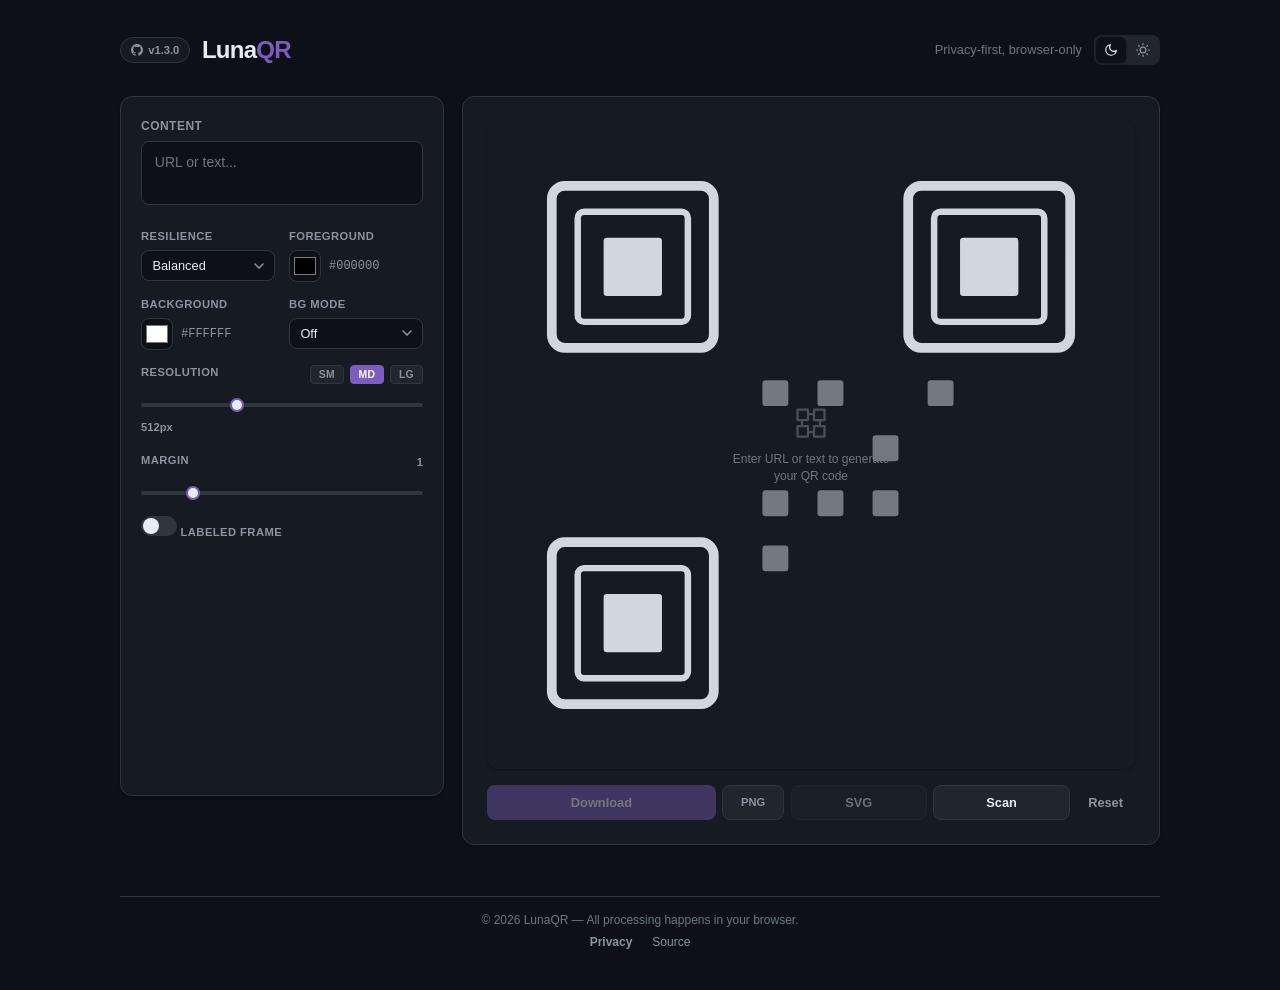
<file: doc/index.html>
<!DOCTYPE html>
<html lang="en" data-theme="dark">
  <head>
    <meta charset="UTF-8" />
    <meta name="viewport" content="width=device-width,initial-scale=1" />
    <meta
      name="description"
      content="LunaQR: Generate premium, private QR codes instantly in your browser. No account, no server-side storage, fast PNG/SVG export with custom logos."
    />
    <meta name="robots" content="index,follow" />
    <link rel="canonical" href="./" />

    <meta property="og:type" content="website" />
    <meta property="og:title" content="LunaQR | Premium QR Code Generator" />
    <meta
      property="og:description"
      content="Generate high-quality QR codes instantly. Privacy-first, browser-based, and customizable themes."
    />
    <meta property="og:image" content="./assets/luna.webp" />
    <meta property="og:url" content="./" />

    <meta name="twitter:card" content="summary_large_image" />
    <meta name="twitter:title" content="LunaQR | Premium QR Code Generator" />
    <meta
      name="twitter:description"
      content="Fast browser-based QR generator with customizable themes and logo support."
    />
    <meta name="twitter:image" content="./assets/luna.webp" />

    <title>LunaQR | Fast, Private, Premium</title>
    <link rel="icon" type="image/png" href="./assets/luna.webp" />
    <link rel="preconnect" href="https://fonts.googleapis.com" />
    <link rel="preconnect" href="https://fonts.gstatic.com" crossorigin />
    <link
      href="https://fonts.googleapis.com/css2?family=Plus+Jakarta+Sans:wght@400;500;600;700&family=Outfit:wght@600;700&display=swap"
      rel="stylesheet"
    />
    <meta http-equiv="Content-Security-Policy" content="default-src 'self'; style-src 'self' https://fonts.googleapis.com 'unsafe-inline'; font-src 'self' https://fonts.gstatic.com; img-src 'self' data: blob: https:;" />

    <script src="./js/vendor/qrcode.min.js" defer></script>
    <script src="./js/vendor/jsqr.min.js" defer></script>
    <link rel="stylesheet" href="./css/styles.css" />
    <script src="./js/main.js" defer></script>
  </head>
  <body>
    <div id="toast-container" aria-live="polite"></div>

    <main class="app-container">
      <header class="app-header">
        <a
          href="https://github.com/luxbase/luna-qr"
          target="_blank"
          rel="noopener noreferrer"
          class="badge-link"
        >
          <svg xmlns="http://www.w3.org/2000/svg" viewBox="0 0 16 16" fill="currentColor">
            <path d="M8 0C3.58 0 0 3.58 0 8c0 3.54 2.29 6.53 5.47 7.59.4.07.55-.17.55-.38 0-.19-.01-.82-.01-1.49-2.01.37-2.53-.49-2.69-.94-.09-.23-.48-.94-.82-1.13-.28-.15-.68-.52-.01-.53.63-.01 1.08.58 1.23.82.72 1.21 1.87.87 2.33.66.07-.52.28-.87.51-1.07-1.78-.2-3.64-.89-3.64-3.95 0-.87.31-1.59.82-2.15-.08-.2-.36-1.02.08-2.12 0 0 .67-.21 2.2.82.64-.18 1.32-.27 2-.27.68 0 1.36.09 2 .27 1.53-1.04 2.2-.82 2.2-.82.44 1.1.16 1.92.08 2.12.51.56.82 1.27.82 2.15 0 3.07-1.87 3.75-3.65 3.95.29.25.54.73.54 1.48 0 1.07-.01 1.93-.01 2.2 0 .21.15.46.55.38A8.013 8.013 0 0016 8c0-4.42-3.58-8-8-8z"/>
          </svg>
          <span>v1.3.0</span>
        </a>
        <h1>Luna<span>QR</span></h1>
        <div class="header-end">
          <span class="tagline">Privacy-first, browser-only</span>
          <div class="theme-toggle" role="radiogroup" aria-label="Color theme">
            <button data-theme="dark" class="theme-btn active" role="radio" aria-checked="true" aria-label="Dark theme">
              <svg xmlns="http://www.w3.org/2000/svg" viewBox="0 0 24 24" fill="none" stroke="currentColor" stroke-width="2" stroke-linecap="round" stroke-linejoin="round">
                <path d="M21 12.79A9 9 0 1 1 11.21 3 7 7 0 0 0 21 12.79z"/>
              </svg>
            </button>
            <button data-theme="light" class="theme-btn" role="radio" aria-checked="false" aria-label="Light theme">
              <svg xmlns="http://www.w3.org/2000/svg" viewBox="0 0 24 24" fill="none" stroke="currentColor" stroke-width="2" stroke-linecap="round" stroke-linejoin="round">
                <circle cx="12" cy="12" r="5"/>
                <line x1="12" y1="1" x2="12" y2="3"/><line x1="12" y1="21" x2="12" y2="23"/>
                <line x1="4.22" y1="4.22" x2="5.64" y2="5.64"/><line x1="18.36" y1="18.36" x2="19.78" y2="19.78"/>
                <line x1="1" y1="12" x2="3" y2="12"/><line x1="21" y1="12" x2="23" y2="12"/>
                <line x1="4.22" y1="19.78" x2="5.64" y2="18.36"/><line x1="18.36" y1="5.64" x2="19.78" y2="4.22"/>
              </svg>
            </button>
          </div>
        </div>
      </header>

      <div class="main-layout">
        <aside class="controls-panel card">
          <form id="qrForm" class="config-form" novalidate>
            <div class="input-group">
              <label for="inputText">Content</label>
              <textarea
                id="inputText"
                placeholder="URL or text..."
                rows="2"
                maxlength="4296"
                required
              ></textarea>
            </div>

            <div class="settings-grid">
              <div class="setting">
                <label for="eccSelect">Resilience</label>
                <select id="eccSelect">
                  <option value="M">Balanced</option>
                  <option value="L">Compact</option>
                  <option value="Q">Robust</option>
                  <option value="H">Maximum</option>
                </select>
              </div>

              <div class="setting">
                <label for="fgColor">Foreground</label>
                <div class="color-wrap">
                  <input id="fgColor" type="color" value="#000000" />
                  <span class="color-label">Black</span>
                </div>
              </div>

              <div class="setting">
                <label for="bgColor">Background</label>
                <div class="color-wrap">
                  <input id="bgColor" type="color" value="#ffffff" />
                  <span class="color-label">White</span>
                </div>
              </div>

              <div class="setting">
                <label for="bgModeSelect">Bg Mode</label>
                <select id="bgModeSelect">
                  <option value="off">Off</option>
                  <option value="transparent">Transparent</option>
                </select>
              </div>

              <div class="setting full-width">
                <div class="label-row">
                  <label for="sizeRange">Resolution</label>
                  <div class="size-presets">
                    <button type="button" class="size-preset" data-size="256">SM</button>
                    <button type="button" class="size-preset active" data-size="512">MD</button>
                    <button type="button" class="size-preset" data-size="1024">LG</button>
                  </div>
                </div>
                <input id="sizeRange" type="range" min="256" max="1024" step="64" value="512" />
                <span class="value-tag"><span id="sizeValue">512</span>px</span>
              </div>

              <div class="setting full-width">
                <div class="label-row">
                  <label for="marginRange">Margin</label>
                  <span class="value-tag"><span id="marginValue">1</span></span>
                </div>
                <input id="marginRange" type="range" min="0" max="6" step="1" value="1" />
              </div>

              <div class="setting full-width">
                <label class="toggle-row">
                  <input id="frameToggle" type="checkbox" />
                  <span>Labeled frame</span>
                </label>
              </div>
            </div>
          </form>
        </aside>

        <section class="preview-panel">
          <div class="preview-card card">
            <div id="qrContainer" class="qr-canvas-wrap">
              <div id="qrLoading" class="qr-loading hidden" aria-hidden="true">
                <div class="spinner"></div>
                <span>Generating…</span>
              </div>
              <img
                src="./assets/placeholder.svg"
                alt="QR Preview"
                id="qrImage"
                width="512"
                height="512"
              />
              <div id="qrEmptyState" class="qr-empty-state">
                <svg xmlns="http://www.w3.org/2000/svg" viewBox="0 0 24 24" fill="none" stroke="currentColor" stroke-width="1.5" stroke-linecap="round" stroke-linejoin="round">
                  <rect x="3" y="3" width="7" height="7"/><rect x="14" y="3" width="7" height="7"/>
                  <rect x="14" y="14" width="7" height="7"/><rect x="3" y="14" width="7" height="7"/>
                  <line x1="6" y1="10" x2="6" y2="14"/><line x1="10" y1="6" x2="14" y2="6"/>
                  <line x1="18" y1="10" x2="18" y2="14"/><line x1="10" y1="18" x2="14" y2="18"/>
                </svg>
                <span>Enter URL or text to generate your QR code</span>
              </div>
            </div>

            <div class="action-bar">
              <button id="downloadBtn" class="btn-primary" disabled>Download</button>
              <select id="formatSelect" class="format-select">
                <option value="png">PNG</option>
                <option value="jpeg">JPEG</option>
                <option value="webp">WebP</option>
              </select>
              <button id="downloadSvgBtn" class="btn-secondary" disabled>SVG</button>
              <button id="scanBtn" class="btn-secondary">Scan</button>
              <button id="clearBtn" class="btn-ghost">Reset</button>
            </div>
          </div>

          <div id="formMessage" class="status-message" aria-live="polite"></div>
        </section>
      </div>

      <footer class="app-footer">
        <p>&copy; <span id="year"></span> LunaQR &mdash; All processing happens in your browser.</p>
        <div class="footer-links">
          <button id="privacy-btn">Privacy</button>
          <a href="https://github.com/luxbase/luna-qr" target="_blank" rel="noopener noreferrer">Source</a>
        </div>
      </footer>
    </main>

    <div id="scanner-modal" role="dialog" aria-modal="true" aria-hidden="true">
      <div class="modal-glass"></div>
      <div class="scanner-modal-content">
        <video id="scannerVideo" autoplay playsinline></video>
        <canvas id="scannerCanvas" hidden></canvas>
        <div class="scanner-actions">
          <span class="scanner-hint">Point camera at a QR code</span>
          <button id="closeScannerBtn" class="btn-primary">Cancel</button>
        </div>
      </div>
    </div>

    <div id="privacy-modal" role="dialog" aria-modal="true" aria-hidden="true">
      <div class="modal-glass"></div>
      <div class="modal-content">
        <h2>Privacy at LunaQR</h2>
        <div class="scroll-area">
          <p><strong>100% Client-Side.</strong> Your data never leaves your browser. We don't have a backend to store your URLs or text.</p>
          <p><strong>Local Storage.</strong> We only save your theme preference locally.</p>
          <p><strong>Contact.</strong> <a href="mailto:luna-administrator@proton.me">luna-administrator@proton.me</a></p>
        </div>
        <button id="close-modal" class="btn-primary">Got it</button>
      </div>
    </div>
  </body>
</html>
</file>
<file: doc/css/styles.css>
:root {
  --font-display: "Outfit", sans-serif;
  --font-body: "Plus Jakarta Sans", sans-serif;

  --bg: #0d1117;
  --bg-accent: #161b22;
  --surface: #161b22;
  --surface-border: #30363d;
  --text: #e6edf3;
  --text-muted: #8b949e;
  --text-subtle: #6e7681;
  --primary: #7c5cbf;
  --primary-hover: #6e56cf;
  --primary-muted: rgba(124, 92, 191, 0.15);
  --accent: #3b82f6;
  --accent-muted: rgba(59, 130, 246, 0.12);
  --button-bg: #21262d;
  --button-hover: #30363d;
  --input-bg: #0d1117;
  --focus-ring: rgba(124, 92, 191, 0.35);
  --shadow-sm: 0 1px 3px rgba(0, 0, 0, 0.3);
  --shadow-md: 0 4px 12px rgba(0, 0, 0, 0.4);
  --radius: 12px;
  --radius-sm: 8px;
  --radius-lg: 16px;
}

html[data-theme="light"] {
  --bg: #f6f8fa;
  --bg-accent: #ffffff;
  --surface: #ffffff;
  --surface-border: #d0d7de;
  --text: #1f2328;
  --text-muted: #656d76;
  --text-subtle: #8b949e;
  --primary: #7c5cbf;
  --primary-hover: #6e56cf;
  --primary-muted: rgba(124, 92, 191, 0.1);
  --accent: #2563eb;
  --accent-muted: rgba(37, 99, 235, 0.1);
  --button-bg: #f3f4f6;
  --button-hover: #e5e7eb;
  --input-bg: #f6f8fa;
  --focus-ring: rgba(124, 92, 191, 0.25);
  --shadow-sm: 0 1px 3px rgba(0, 0, 0, 0.08);
  --shadow-md: 0 4px 12px rgba(0, 0, 0, 0.12);
}

* {
  box-sizing: border-box;
  margin: 0;
  padding: 0;
}

body {
  font-family: var(--font-body);
  background: var(--bg);
  color: var(--text);
  line-height: 1.5;
  min-height: 100dvh;
  display: flex;
  justify-content: center;
  padding: 1.5rem;
  -webkit-font-smoothing: antialiased;
  transition: background 0.3s ease, color 0.3s ease;
}

.app-container {
  width: 100%;
  max-width: 1040px;
  display: flex;
  flex-direction: column;
}

/* ─── Header ─── */

.app-header {
  display: flex;
  align-items: center;
  gap: 0.75rem;
  margin-bottom: 1.25rem;
  padding: 0.5rem 0;
}

.app-header h1 {
  font-family: var(--font-display);
  font-size: 1.5rem;
  font-weight: 700;
  letter-spacing: -0.03em;
  color: var(--text);
  user-select: none;
}

.app-header h1 span {
  color: var(--primary);
}

.badge-link {
  display: inline-flex;
  align-items: center;
  gap: 0.35rem;
  padding: 0.25rem 0.6rem;
  background: var(--surface);
  border: 1px solid var(--surface-border);
  border-radius: 100px;
  text-decoration: none;
  font-size: 0.7rem;
  font-weight: 600;
  color: var(--text-muted);
  transition: border-color 0.2s, background 0.2s;
  white-space: nowrap;
}

.badge-link:hover {
  border-color: var(--primary);
}

.badge-link svg {
  width: 12px;
  height: 12px;
}

.header-end {
  margin-left: auto;
  display: flex;
  align-items: center;
  gap: 0.75rem;
}

.tagline {
  font-size: 0.8rem;
  color: var(--text-subtle);
  font-weight: 500;
}

/* ─── Main Layout ─── */

.main-layout {
  display: grid;
  grid-template-columns: 324px 1fr;
  gap: 1.125rem;
  flex: 1;
  min-height: 0;
}

/* ─── Cards ─── */

.card {
  background: var(--surface);
  border: 1px solid var(--surface-border);
  border-radius: var(--radius);
  box-shadow: var(--shadow-sm);
  transition: background 0.3s ease, border-color 0.3s ease, box-shadow 0.3s ease;
}

/* ─── Controls Panel ─── */

.controls-panel {
  padding: 1.25rem;
  display: flex;
  flex-direction: column;
  max-height: calc(100dvh - 200px);
  overflow-y: auto;
  scrollbar-width: thin;
  scrollbar-color: var(--surface-border) transparent;
}

.controls-panel::-webkit-scrollbar {
  width: 5px;
}

.controls-panel::-webkit-scrollbar-track {
  background: transparent;
}

.controls-panel::-webkit-scrollbar-thumb {
  background: var(--surface-border);
  border-radius: 4px;
}

/* Theme Toggle */

.theme-toggle {
  display: flex;
  background: var(--button-bg);
  border-radius: var(--radius-sm);
  padding: 2px;
  gap: 2px;
}

.theme-btn {
  display: flex;
  align-items: center;
  justify-content: center;
  width: 30px;
  height: 26px;
  border: none;
  border-radius: 6px;
  background: transparent;
  color: var(--text-muted);
  cursor: pointer;
  transition: all 0.15s;
  font-size: 0;
}

.theme-btn svg {
  width: 14px;
  height: 14px;
  stroke-width: 2;
}

.theme-btn:hover {
  color: var(--text);
}

.theme-btn.active {
  background: var(--bg);
  color: var(--text);
  box-shadow: var(--shadow-sm);
}

/* ─── Form ─── */

.config-form {
  flex: 1;
  display: flex;
  flex-direction: column;
}

.input-group {
  margin-bottom: 1rem;
}

.input-group label {
  display: block;
  font-size: 0.75rem;
  font-weight: 600;
  color: var(--text-muted);
  margin-bottom: 0.35rem;
  text-transform: uppercase;
  letter-spacing: 0.04em;
}

textarea {
  width: 100%;
  background: var(--input-bg);
  border: 1px solid var(--surface-border);
  border-radius: var(--radius-sm);
  color: var(--text);
  padding: 0.65rem 0.8rem;
  font-family: inherit;
  font-size: 0.875rem;
  line-height: 1.5;
  resize: none;
  transition: border-color 0.15s, box-shadow 0.15s, background 0.2s;
}

textarea:focus {
  outline: none;
  border-color: var(--primary);
  box-shadow: 0 0 0 3px var(--focus-ring);
}

textarea::placeholder {
  color: var(--text-subtle);
}

.settings-grid {
  display: grid;
  grid-template-columns: 1fr 1fr;
  gap: 0.875rem;
}

.setting.full-width {
  grid-column: span 2;
}

.setting label {
  display: block;
  font-size: 0.7rem;
  font-weight: 600;
  color: var(--text-muted);
  margin-bottom: 0.3rem;
  text-transform: uppercase;
  letter-spacing: 0.04em;
}

.setting select {
  width: 100%;
  background: var(--input-bg);
  border: 1px solid var(--surface-border);
  border-radius: var(--radius-sm);
  color: var(--text);
  padding: 0.45rem 0.65rem;
  font-size: 0.8rem;
  font-family: inherit;
  cursor: pointer;
  transition: border-color 0.15s, background 0.2s;
  appearance: none;
  background-image: url("data:image/svg+xml,%3Csvg xmlns='http://www.w3.org/2000/svg' width='10' height='6'%3E%3Cpath d='M1 1l4 4 4-4' stroke='%238b949e' fill='none' stroke-width='1.5' stroke-linecap='round'/%3E%3C/svg%3E");
  background-repeat: no-repeat;
  background-position: right 0.6rem center;
  padding-right: 1.5rem;
}

.setting select:focus {
  outline: none;
  border-color: var(--primary);
  box-shadow: 0 0 0 3px var(--focus-ring);
}

.label-row {
  display: flex;
  justify-content: space-between;
  align-items: center;
  margin-bottom: 0.3rem;
}

.value-tag {
  font-size: 0.7rem;
  font-weight: 600;
  color: var(--text-muted);
  font-variant-numeric: tabular-nums;
}

/* Color Picker */

.color-wrap {
  display: flex;
  align-items: center;
  gap: 0.5rem;
}

.color-wrap input[type="color"] {
  width: 32px;
  height: 32px;
  padding: 2px;
  border: 1px solid var(--surface-border);
  border-radius: var(--radius-sm);
  background: var(--input-bg);
  cursor: pointer;
}

.color-wrap input[type="color"]:focus {
  outline: none;
  border-color: var(--primary);
  box-shadow: 0 0 0 3px var(--focus-ring);
}

.color-label {
  font-size: 0.75rem;
  font-weight: 500;
  color: var(--text-muted);
  font-family: monospace;
  text-transform: uppercase;
}

/* Size Presets */

.size-presets {
  display: flex;
  gap: 0.35rem;
}

.size-preset {
  font-size: 0.65rem;
  font-weight: 700;
  padding: 0.2rem 0.5rem;
  border: 1px solid var(--surface-border);
  border-radius: 4px;
  background: var(--button-bg);
  color: var(--text-muted);
  cursor: pointer;
  transition: all 0.15s;
  font-family: inherit;
  letter-spacing: 0.03em;
}

.size-preset:hover {
  border-color: var(--primary);
  color: var(--text);
}

.size-preset.active {
  background: var(--primary);
  border-color: var(--primary);
  color: #fff;
}

/* Custom Range */

input[type="range"] {
  -webkit-appearance: none;
  width: 100%;
  height: 4px;
  background: var(--surface-border);
  border-radius: 4px;
  outline: none;
  transition: background 0.15s;
}

input[type="range"]::-webkit-slider-thumb {
  -webkit-appearance: none;
  width: 14px;
  height: 14px;
  background: var(--text);
  border: 2px solid var(--primary);
  border-radius: 50%;
  cursor: pointer;
  transition: transform 0.15s;
}

input[type="range"]::-webkit-slider-thumb:hover {
  transform: scale(1.15);
}

input[type="range"]:focus::-webkit-slider-thumb {
  box-shadow: 0 0 0 3px var(--focus-ring);
}

/* Toggle Row */

.toggle-row {
  display: flex;
  align-items: center;
  gap: 0.5rem;
  cursor: pointer;
  font-size: 0.75rem;
  font-weight: 600;
  color: var(--text-muted);
  text-transform: uppercase;
  letter-spacing: 0.04em;
}

.toggle-row input[type="checkbox"] {
  width: 36px;
  height: 20px;
  appearance: none;
  background: var(--surface-border);
  border-radius: 10px;
  position: relative;
  cursor: pointer;
  transition: background 0.2s;
  flex-shrink: 0;
}

.toggle-row input[type="checkbox"]::before {
  content: "";
  position: absolute;
  top: 2px;
  left: 2px;
  width: 16px;
  height: 16px;
  background: var(--text);
  border-radius: 50%;
  transition: transform 0.2s;
}

.toggle-row input[type="checkbox"]:checked {
  background: var(--primary);
}

.toggle-row input[type="checkbox"]:checked::before {
  transform: translateX(16px);
}

.toggle-row input[type="checkbox"]:focus-visible {
  outline: 2px solid var(--focus-ring);
}

/* ─── Preview Panel ─── */

.preview-panel {
  display: flex;
  flex-direction: column;
  gap: 0.75rem;
}

.preview-card {
  flex: 1;
  display: flex;
  flex-direction: column;
  align-items: center;
  justify-content: center;
  padding: 1.5rem;
  gap: 1rem;
  text-align: center;
}

.preview-card:hover {
  box-shadow: var(--shadow-md);
}

.qr-canvas-wrap {
  background: var(--surface);
  border-radius: var(--radius);
  box-shadow: var(--shadow-sm);
  width: 100%;
  flex: 1;
  display: flex;
  justify-content: center;
  align-items: center;
  overflow: hidden;
  position: relative;
  transition: background 0.3s ease, box-shadow 0.3s ease;
}

.qr-canvas-wrap img {
  width: 100%;
  height: 100%;
  object-fit: contain;
  transition: opacity 0.25s ease;
}

/* Loading Spinner */

.qr-loading {
  position: absolute;
  inset: 0;
  display: flex;
  flex-direction: column;
  align-items: center;
  justify-content: center;
  gap: 0.75rem;
  background: var(--surface);
  border-radius: var(--radius);
  z-index: 10;
  transition: opacity 0.25s ease, background 0.3s ease;
}

.spinner {
  width: 28px;
  height: 28px;
  border: 3px solid var(--surface-border);
  border-top-color: var(--primary);
  border-radius: 50%;
  animation: spin 0.6s linear infinite;
}

.qr-loading span {
  font-size: 0.75rem;
  color: var(--text-muted);
  font-weight: 500;
}

/* Empty State */

.qr-empty-state {
  position: absolute;
  inset: 0;
  display: flex;
  flex-direction: column;
  align-items: center;
  justify-content: center;
  gap: 0.6rem;
  pointer-events: none;
}

.qr-empty-state svg {
  width: 36px;
  height: 36px;
  opacity: 0.25;
}

.qr-empty-state span {
  font-size: 0.75rem;
  color: var(--text-subtle);
  font-weight: 500;
  text-align: center;
  max-width: 180px;
  line-height: 1.4;
}

.qr-placeholder {
  width: 100%;
  height: 100%;
  display: flex;
  flex-direction: column;
  align-items: center;
  justify-content: center;
  gap: 0.5rem;
  color: var(--text-subtle);
}

.qr-placeholder svg {
  width: 40px;
  height: 40px;
  opacity: 0.4;
}

.qr-placeholder-text {
  font-size: 0.75rem;
  font-weight: 500;
  opacity: 0.5;
}

/* ─── Action Bar ─── */

.action-bar {
  display: flex;
  gap: 0.4rem;
  width: 100%;
}

.action-bar .btn-primary {
  flex: 2;
}

.action-bar .btn-secondary {
  flex: 1;
}

.format-select {
  font-family: inherit;
  font-size: 0.7rem;
  font-weight: 600;
  padding: 0 0.6rem;
  border: 1px solid var(--surface-border);
  border-radius: var(--radius-sm);
  background: var(--button-bg);
  color: var(--text-muted);
  cursor: pointer;
  appearance: none;
  min-width: 62px;
  text-align: center;
  transition: border-color 0.15s ease, background 0.15s ease;
}

.format-select:hover {
  border-color: var(--primary);
}

.format-select:focus {
  outline: none;
  border-color: var(--primary);
  box-shadow: 0 0 0 3px var(--focus-ring);
}

/* ─── Buttons ─── */

button {
  font-family: inherit;
  font-weight: 600;
  border-radius: var(--radius-sm);
  cursor: pointer;
  transition: all 0.15s;
  border: none;
  font-size: 0.8rem;
}

.btn-primary {
  background: var(--primary);
  color: #fff;
  padding: 0.55rem 1.25rem;
}

.btn-primary:hover:not(:disabled) {
  background: var(--primary-hover);
  transform: translateY(-0.5px);
}

.btn-primary:active:not(:disabled) {
  transform: translateY(0);
}

.btn-primary:focus-visible {
  box-shadow: 0 0 0 3px var(--focus-ring);
}

.btn-secondary {
  background: var(--button-bg);
  color: var(--text);
  padding: 0.55rem 1.25rem;
  border: 1px solid var(--surface-border);
}

.btn-secondary:hover:not(:disabled) {
  background: var(--button-hover);
  border-color: var(--text-subtle);
}

.btn-secondary:active:not(:disabled) {
  transform: translateY(0);
}

.btn-secondary:focus-visible {
  box-shadow: 0 0 0 3px var(--focus-ring);
}

.btn-ghost {
  background: transparent;
  color: var(--text-muted);
  padding: 0.55rem 0.75rem;
}

.btn-ghost:hover {
  color: var(--text);
  background: var(--button-bg);
}

button:disabled {
  opacity: 0.4;
  cursor: not-allowed;
}

/* ─── Status ─── */

.status-message {
  text-align: center;
  font-size: 0.8rem;
  min-height: 1.2rem;
  color: var(--text-muted);
}

/* ─── Footer ─── */

.app-footer {
  margin-top: 1.25rem;
  padding: 0.9rem 0;
  text-align: center;
  color: var(--text-subtle);
  font-size: 0.75rem;
  border-top: 1px solid var(--surface-border);
}

.footer-links {
  display: flex;
  justify-content: center;
  gap: 1.25rem;
  margin-top: 0.25rem;
}

.footer-links a,
.footer-links button {
  color: var(--text-muted);
  text-decoration: none;
  background: none;
  border: none;
  padding: 0;
  font-size: 0.75rem;
  cursor: pointer;
  transition: color 0.15s;
}

.footer-links a:hover,
.footer-links button:hover {
  color: var(--primary);
}

/* ─── Modal ─── */

#privacy-modal {
  position: fixed;
  inset: 0;
  z-index: 100;
  display: flex;
  justify-content: center;
  align-items: center;
  padding: 1.5rem;
  opacity: 0;
  pointer-events: none;
  transition: opacity 0.3s ease;
}

#privacy-modal[aria-hidden="false"] {
  opacity: 1;
  pointer-events: auto;
}

.modal-glass {
  position: absolute;
  inset: 0;
  background: rgba(0, 0, 0, 0.65);
  backdrop-filter: blur(8px);
  -webkit-backdrop-filter: blur(8px);
}

.modal-content {
  position: relative;
  background: var(--surface);
  border: 1px solid var(--surface-border);
  border-radius: var(--radius-lg);
  width: 100%;
  max-width: 460px;
  padding: 1.75rem;
  z-index: 1;
  transform: translateY(12px);
  transition: transform 0.25s cubic-bezier(0.16, 1, 0.3, 1), background 0.2s, border-color 0.2s;
}

#privacy-modal[aria-hidden="false"] .modal-content {
  transform: translateY(0);
}

.modal-content h2 {
  font-family: var(--font-display);
  font-size: 1.15rem;
  margin-bottom: 1rem;
}

.scroll-area {
  max-height: 260px;
  overflow-y: auto;
  margin-bottom: 1.5rem;
  padding-right: 0.75rem;
}

.scroll-area p {
  margin-bottom: 0.85rem;
  font-size: 0.875rem;
  color: var(--text-muted);
  line-height: 1.6;
}

.scroll-area p strong {
  color: var(--text);
}

.modal-content .btn-primary {
  width: 100%;
  padding: 0.6rem;
}

/* ─── Toasts ─── */

#toast-container {
  position: fixed;
  bottom: 1.5rem;
  right: 1.5rem;
  z-index: 1000;
  display: flex;
  flex-direction: column;
  gap: 0.75rem;
}

.toast {
  background: var(--surface);
  border: 1px solid var(--surface-border);
  color: var(--text);
  padding: 0.75rem 1.25rem;
  border-radius: var(--radius-sm);
  box-shadow: var(--shadow-md);
  font-weight: 500;
  font-size: 0.8rem;
  animation: slideIn 0.3s cubic-bezier(0.16, 1, 0.3, 1);
}

.toast.toast-out {
  animation: fadeOut 0.2s ease forwards;
}

/* ─── Animations ─── */

@keyframes spin {
  to { transform: rotate(360deg); }
}

@keyframes fadeUp {
  from { opacity: 0; transform: translateY(12px); }
  to { opacity: 1; transform: translateY(0); }
}

@keyframes slideIn {
  from { transform: translateX(80px); opacity: 0; }
  to { transform: translateX(0); opacity: 1; }
}

@keyframes fadeOut {
  to { opacity: 0; transform: translateY(6px); }
}

/* ─── Scanner Modal ─── */

#scanner-modal {
  position: fixed;
  inset: 0;
  z-index: 100;
  display: flex;
  justify-content: center;
  align-items: center;
  padding: 1.5rem;
  opacity: 0;
  pointer-events: none;
  transition: opacity 0.3s ease;
}

#scanner-modal[aria-hidden="false"] {
  opacity: 1;
  pointer-events: auto;
}

#scanner-modal .modal-glass {
  background: rgba(0, 0, 0, 0.7);
  backdrop-filter: blur(12px);
  -webkit-backdrop-filter: blur(12px);
}

.scanner-modal-content {
  position: relative;
  background: var(--surface);
  border: 1px solid var(--surface-border);
  border-radius: var(--radius-lg);
  width: 100%;
  max-width: 480px;
  overflow: hidden;
  z-index: 1;
  transform: translateY(12px);
  transition: transform 0.25s cubic-bezier(0.16, 1, 0.3, 1), background 0.2s, border-color 0.2s;
}

#scanner-modal[aria-hidden="false"] .scanner-modal-content {
  transform: translateY(0);
}

#scannerVideo {
  display: block;
  width: 100%;
  aspect-ratio: 1;
  object-fit: cover;
  background: #000;
}

.scanner-actions {
  display: flex;
  align-items: center;
  gap: 1rem;
  padding: 1rem 1.25rem;
}

.scanner-hint {
  flex: 1;
  font-size: 0.8rem;
  color: var(--text-muted);
}

/* ─── Utility ─── */

.hidden {
  display: none !important;
}

/* ─── Responsive ─── */

@media (max-width: 900px) {
  body {
    padding: 0.75rem;
  }

  .main-layout {
    grid-template-columns: 1fr;
    gap: 1rem;
  }

  .app-header h1 {
    font-size: 1.25rem;
  }

  .tagline {
    display: none;
  }

  .controls-panel {
    max-height: none;
  }

}

@media (max-width: 500px) {
  body {
    padding: 0.5rem;
  }

  .app-header {
    flex-wrap: wrap;
  }

  .app-header h1 {
    font-size: 1.1rem;
  }

  .badge-link {
    font-size: 0.65rem;
  }

  .controls-panel {
    padding: 1rem;
  }

  .settings-grid {
    grid-template-columns: 1fr;
  }

  .setting.full-width {
    grid-column: span 1;
  }

  .action-bar {
    flex-wrap: wrap;
  }

  .action-bar .btn-primary {
    flex: 1 1 100%;
    order: -1;
  }

  .action-bar .btn-secondary,
  .action-bar .btn-ghost,
  .format-select {
    flex: 1;
  }

  .preview-card {
    padding: 1rem;
  }

}
</file>
